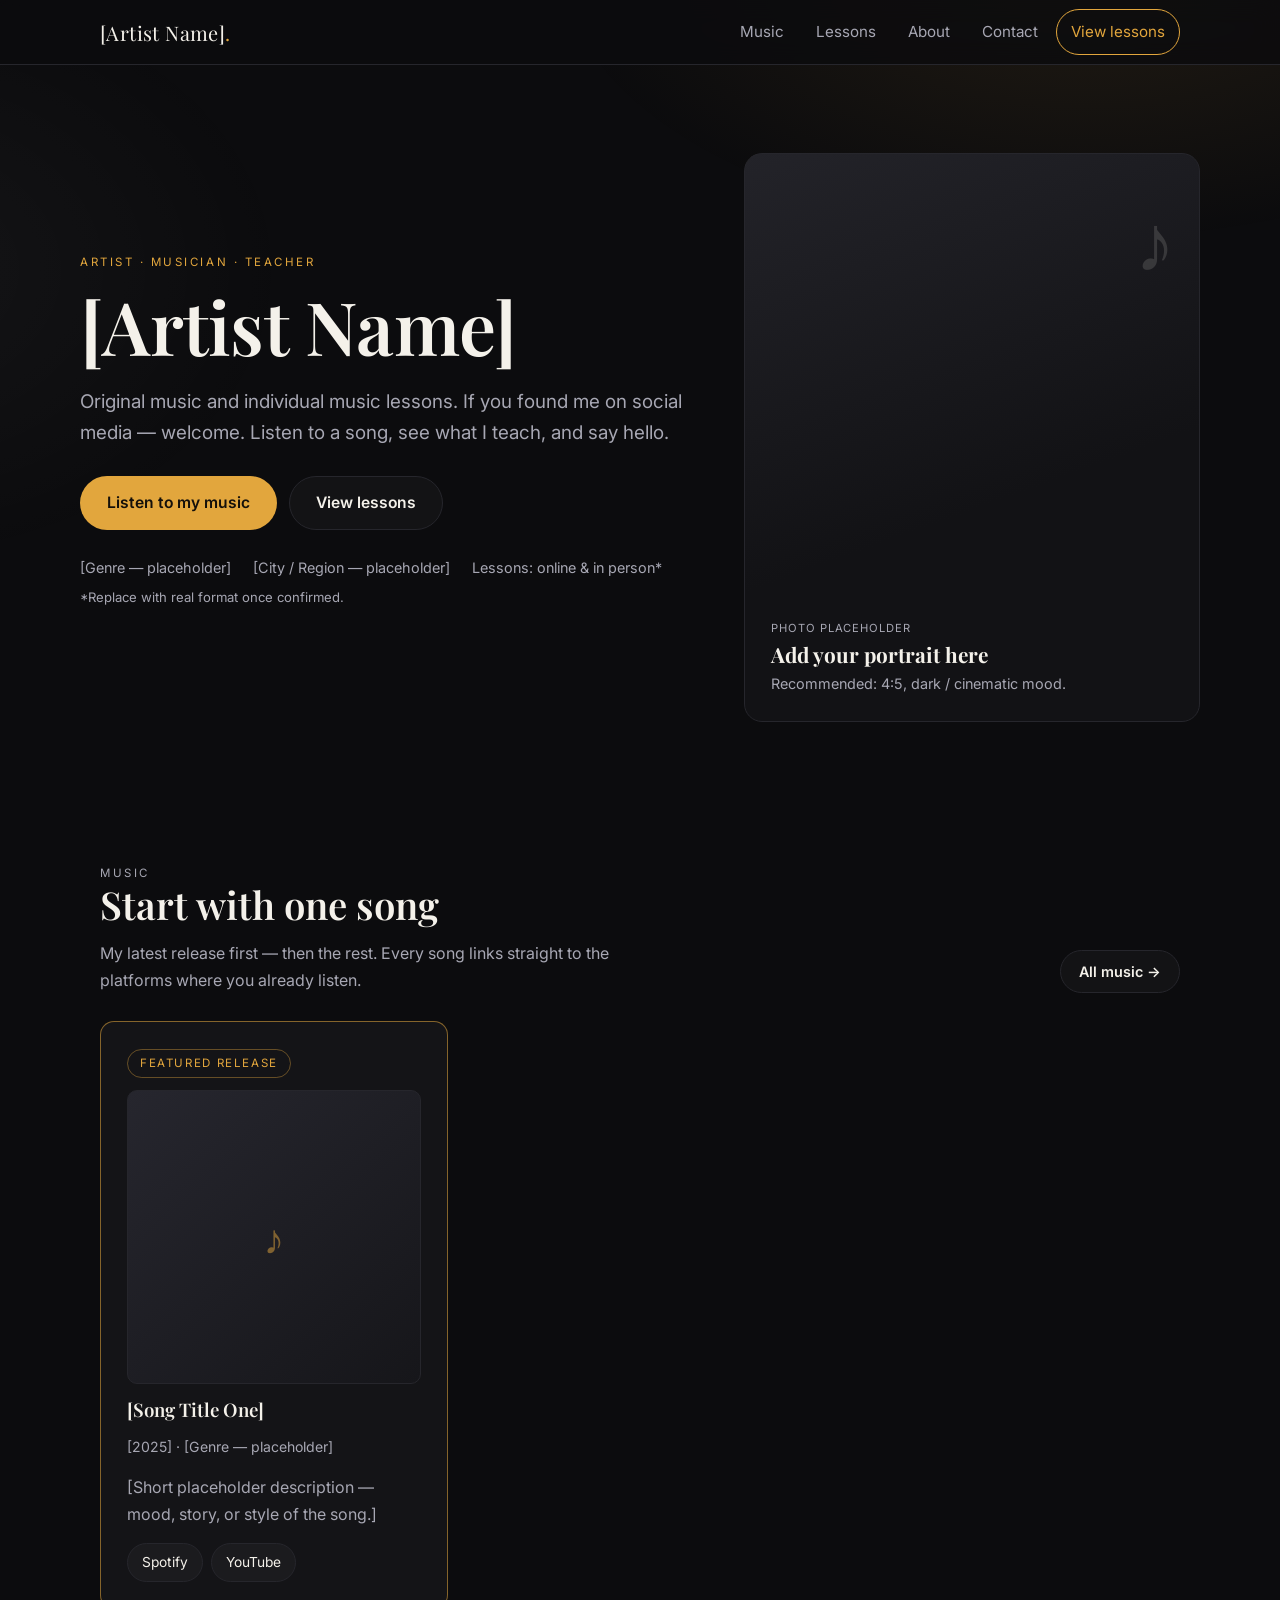
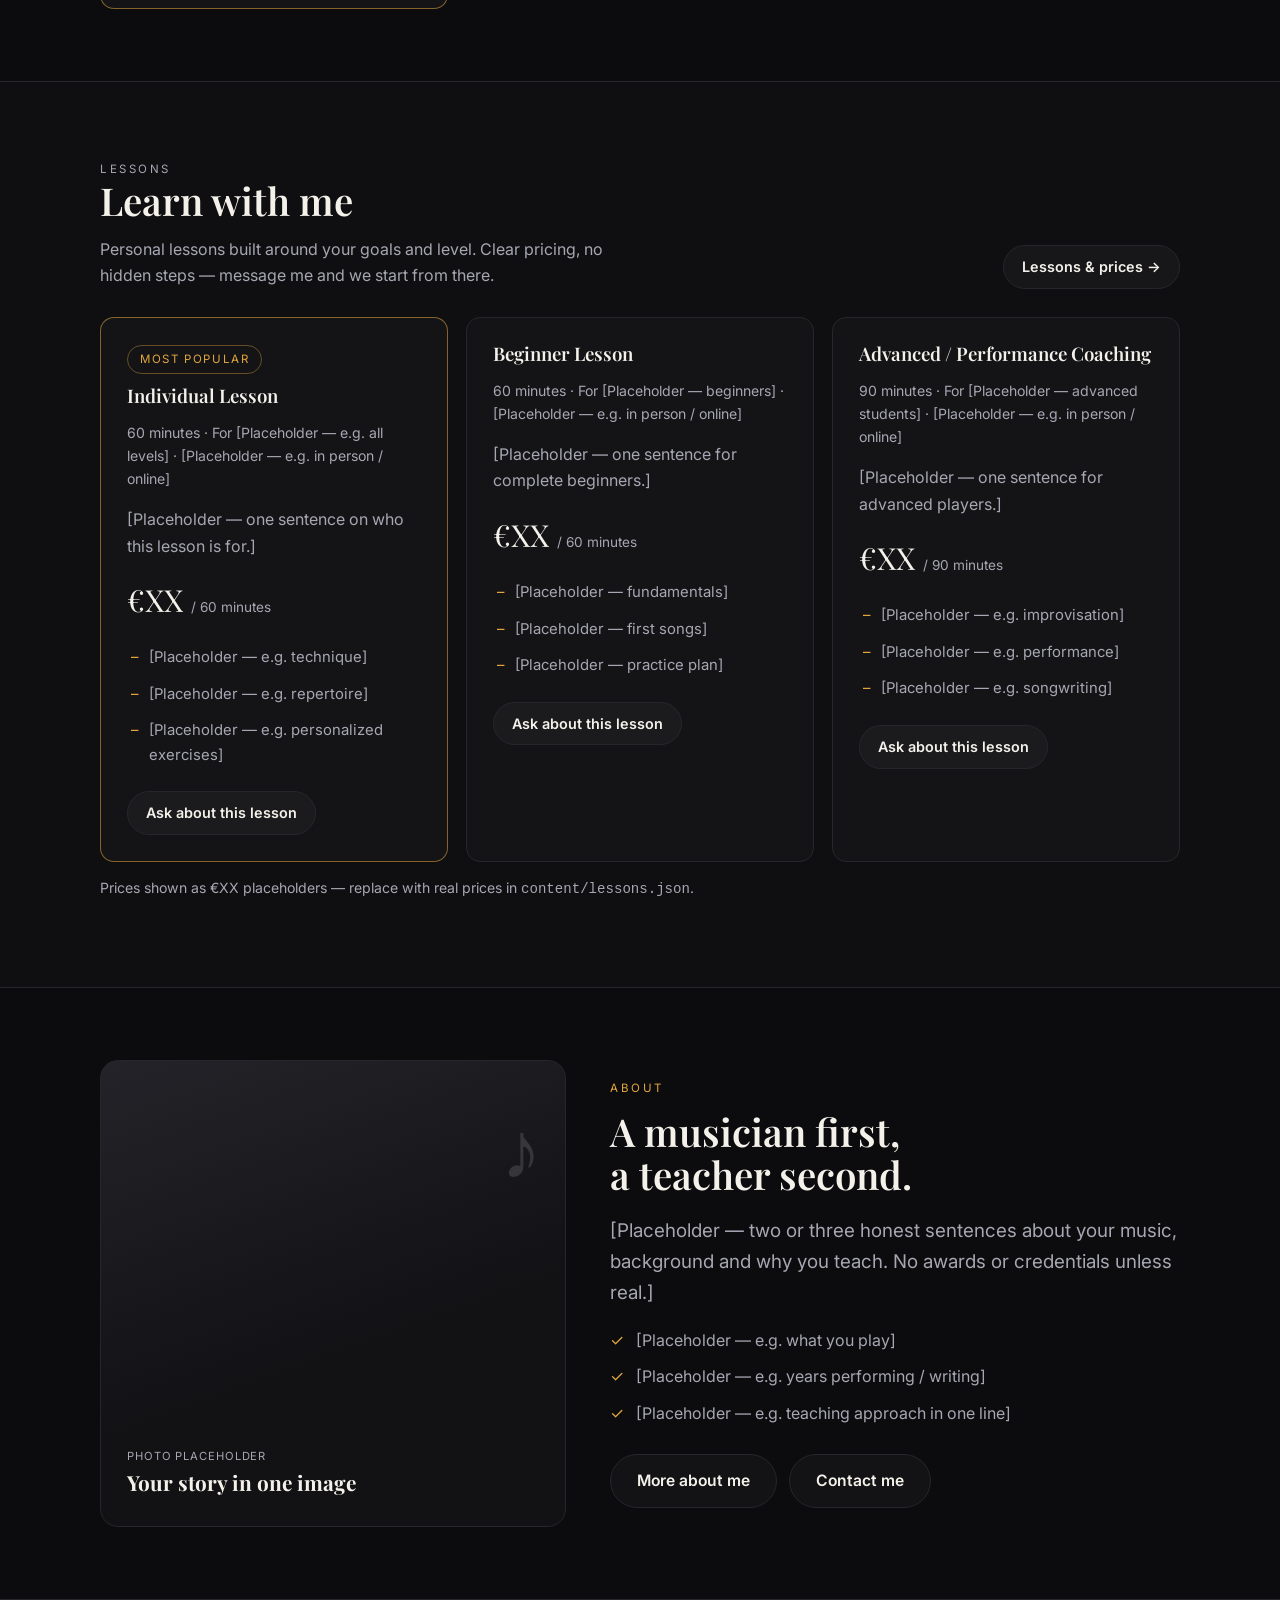
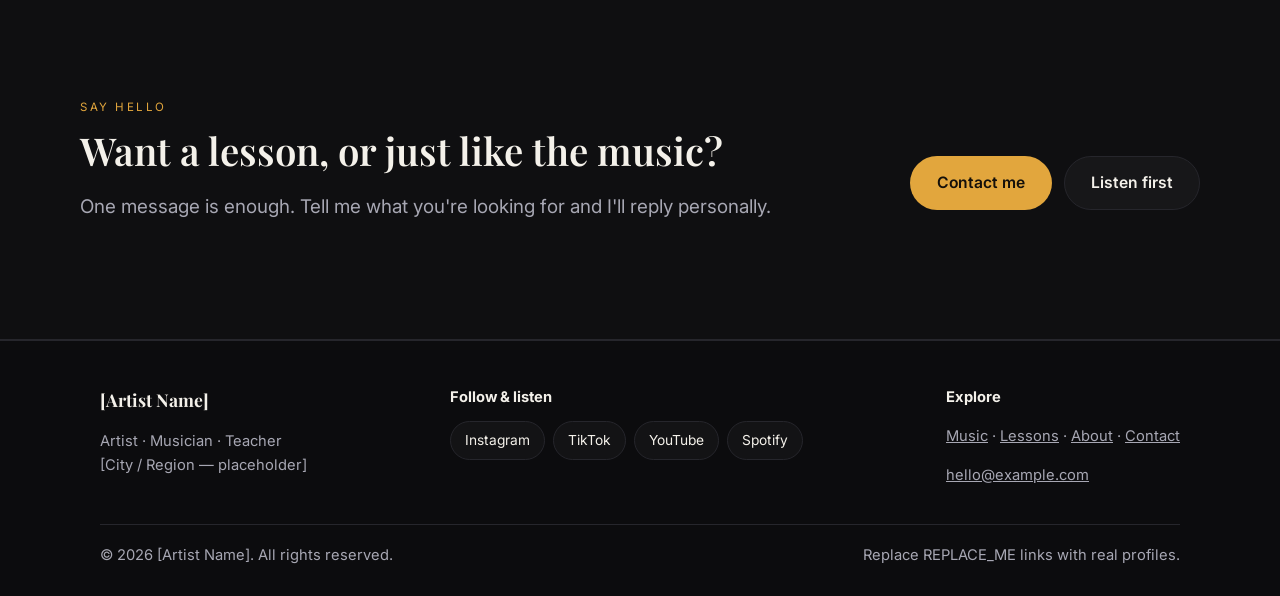
<file: index.html>
<!DOCTYPE html>
<html lang="en">
<head>
  <meta charset="UTF-8">
  <meta name="viewport" content="width=device-width, initial-scale=1.0">
  <title>[Artist Name] — Artist, Musician &amp; Teacher</title>
  <meta name="description" content="[Artist Name]: original music and individual music lessons. Listen to songs, view lessons and prices, and get in touch.">
  <link rel="canonical" href="https://example.com/">
  <meta property="og:type" content="website">
  <meta property="og:title" content="[Artist Name] — Artist, Musician &amp; Teacher">
  <meta property="og:description" content="Original music and individual music lessons. Listen, learn, get in touch.">
  <meta property="og:url" content="https://example.com/">
  <meta name="twitter:card" content="summary_large_image">
  <link rel="icon" type="image/svg+xml" href="favicon.svg">
  <link rel="preconnect" href="https://fonts.googleapis.com">
  <link rel="preconnect" href="https://fonts.gstatic.com" crossorigin>
  <link href="https://fonts.googleapis.com/css2?family=Playfair+Display:wght@500;600;700&family=Inter:wght@400;500;600&display=swap" rel="stylesheet">
  <link rel="stylesheet" href="css/style.css">
</head>
<body>
  <a class="skip" href="#main">Skip to content</a>
  <header class="site-header">
    <div class="wrap nav">
      <a class="brand" href="index.html" aria-label="[Artist Name] — home">[Artist Name]<span>.</span></a>
      <button class="menu-btn" data-menu-btn aria-expanded="false" aria-label="Open menu">☰</button>
      <nav class="nav-links" data-nav-links aria-label="Main navigation">
        <a href="music.html">Music</a>
        <a href="lessons.html">Lessons</a>
        <a href="about.html">About</a>
        <a href="contact.html">Contact</a>
        <a href="lessons.html" class="nav-cta">View lessons</a>
      </nav>
    </div>
  </header>

  <main id="main">
    <!-- HERO -->
    <div class="wrap hero">
      <div>
        <p class="eyebrow">Artist · Musician · Teacher</p>
        <h1>[Artist Name]</h1>
        <p class="lede">Original music and individual music lessons. If you found me on social media — welcome. Listen to a song, see what I teach, and say hello.</p>
        <div class="hero-actions">
          <a class="btn btn-primary" href="music.html">Listen to my music</a>
          <a class="btn btn-ghost" href="lessons.html">View lessons</a>
        </div>
        <div class="hero-meta">
          <span>[Genre — placeholder]</span>
          <span>[City / Region — placeholder]</span>
          <span>Lessons: online &amp; in person*</span>
        </div>
        <p style="color:var(--muted);font-size:.82rem;margin-top:8px">*Replace with real format once confirmed.</p>
      </div>
      <div class="portrait" role="img" aria-label="Artist photo placeholder — replace with a real portrait">
        <small>Photo placeholder</small>
        <strong>Add your portrait here</strong>
        <span style="color:var(--muted);font-size:.9rem">Recommended: 4:5, dark / cinematic mood.</span>
      </div>
    </div>

    <!-- MUSIC HIGHLIGHT -->
    <section aria-labelledby="music-h">
      <div class="wrap">
        <div class="section-head reveal">
          <div>
            <p class="eyebrow">Music</p>
            <h2 id="music-h">Start with one song</h2>
            <p>My latest release first — then the rest. Every song links straight to the platforms where you already listen.</p>
          </div>
          <a class="btn btn-ghost btn-small" href="music.html">All music →</a>
        </div>
        <div class="grid-3" data-songs data-featured-only data-limit="3">
          <!-- Static SEO fallback (mirrors content/songs.json; JS re-renders when JSON loads) -->
          <article class="card featured">
            <span class="tag">Featured release</span>
            <div class="song-art" role="img" aria-label="Artwork placeholder">♪</div>
            <h3>[Song Title One]</h3>
            <p class="song-meta">[2025] · [Genre — placeholder]</p>
            <p style="color:var(--muted)">[Short placeholder description of the song.]</p>
            <div class="listen-row">
              <a class="pill" href="https://open.spotify.com/REPLACE_ME" target="_blank" rel="noopener">Spotify</a>
              <a class="pill" href="https://youtube.com/REPLACE_ME" target="_blank" rel="noopener">YouTube</a>
            </div>
          </article>
        </div>
      </div>
    </section>

    <!-- LESSONS HIGHLIGHT -->
    <section class="strip" aria-labelledby="lessons-h">
      <div class="wrap">
        <div class="section-head reveal">
          <div>
            <p class="eyebrow">Lessons</p>
            <h2 id="lessons-h">Learn with me</h2>
            <p>Personal lessons built around your goals and level. Clear pricing, no hidden steps — message me and we start from there.</p>
          </div>
          <a class="btn btn-ghost btn-small" href="lessons.html">Lessons &amp; prices →</a>
        </div>
        <div class="grid-3" data-lessons>
          <article class="card featured">
            <span class="tag">Most popular</span>
            <h3>Individual Lesson</h3>
            <p class="song-meta">60 minutes · [audience] · [format]</p>
            <p style="color:var(--muted)">[Placeholder — one sentence on who this lesson is for.]</p>
            <p class="price">€XX <small>/ 60 min</small></p>
            <a class="btn btn-ghost btn-small" style="margin-top:18px" href="contact.html?topic=lesson">Ask about a lesson</a>
          </article>
        </div>
        <p style="color:var(--muted);font-size:.88rem;margin-top:14px">Prices shown as €XX placeholders — replace with real prices in <code>content/lessons.json</code>.</p>
      </div>
    </section>

    <!-- ABOUT TEASER -->
    <section aria-labelledby="about-h">
      <div class="wrap split">
        <div class="portrait reveal" style="aspect-ratio:1/1" role="img" aria-label="Artist photo placeholder">
          <small>Photo placeholder</small>
          <strong>Your story in one image</strong>
        </div>
        <div class="reveal">
          <p class="eyebrow">About</p>
          <h2 id="about-h">A musician first, a teacher second.</h2>
          <p class="lede">[Placeholder — two or three honest sentences about your music, background and why you teach. No awards or credentials unless real.]</p>
          <ul class="checklist">
            <li>[Placeholder — e.g. what you play]</li>
            <li>[Placeholder — e.g. years performing / writing]</li>
            <li>[Placeholder — e.g. teaching approach in one line]</li>
          </ul>
          <div class="hero-actions">
            <a class="btn btn-ghost" href="about.html">More about me</a>
            <a class="btn btn-ghost" href="contact.html">Contact me</a>
          </div>
        </div>
      </div>
    </section>

    <!-- CONTACT CTA -->
    <section class="strip" aria-labelledby="cta-h">
      <div class="wrap strip-inner reveal">
        <div>
          <p class="eyebrow">Say hello</p>
          <h2 id="cta-h">Want a lesson, or just like the music?</h2>
          <p class="lede">One message is enough. Tell me what you're looking for and I'll reply personally.</p>
        </div>
        <div class="hero-actions">
          <a class="btn btn-primary" href="contact.html">Contact me</a>
          <a class="btn btn-ghost" href="music.html">Listen first</a>
        </div>
      </div>
    </section>
  </main>

  <footer>
    <div class="wrap">
      <div class="foot-grid">
        <div>
          <strong style="font-family:var(--serif);font-size:1.1rem;color:var(--text)">[Artist Name]</strong>
          <p>Artist · Musician · Teacher<br>[City / Region — placeholder]</p>
        </div>
        <div>
          <strong style="color:var(--text)">Follow &amp; listen</strong>
          <div class="socials" data-socials>
            <a class="pill" href="https://instagram.com/REPLACE_ME" target="_blank" rel="noopener">Instagram</a>
            <a class="pill" href="https://tiktok.com/@REPLACE_ME" target="_blank" rel="noopener">TikTok</a>
            <a class="pill" href="https://youtube.com/@REPLACE_ME" target="_blank" rel="noopener">YouTube</a>
            <a class="pill" href="https://open.spotify.com/REPLACE_ME" target="_blank" rel="noopener">Spotify</a>
          </div>
        </div>
        <div>
          <strong style="color:var(--text)">Explore</strong>
          <p><a href="music.html">Music</a> · <a href="lessons.html">Lessons</a> · <a href="about.html">About</a> · <a href="contact.html">Contact</a></p>
          <p><a href="mailto:hello@example.com">hello@example.com</a></p>
        </div>
      </div>
      <div class="foot-bottom">
        <span>© <span data-year>2026</span> [Artist Name]. All rights reserved.</span>
        <span>Replace REPLACE_ME links with real profiles.</span>
      </div>
    </div>
  </footer>
  <script src="js/site.js" defer></script>
</body>
</html>
</file>
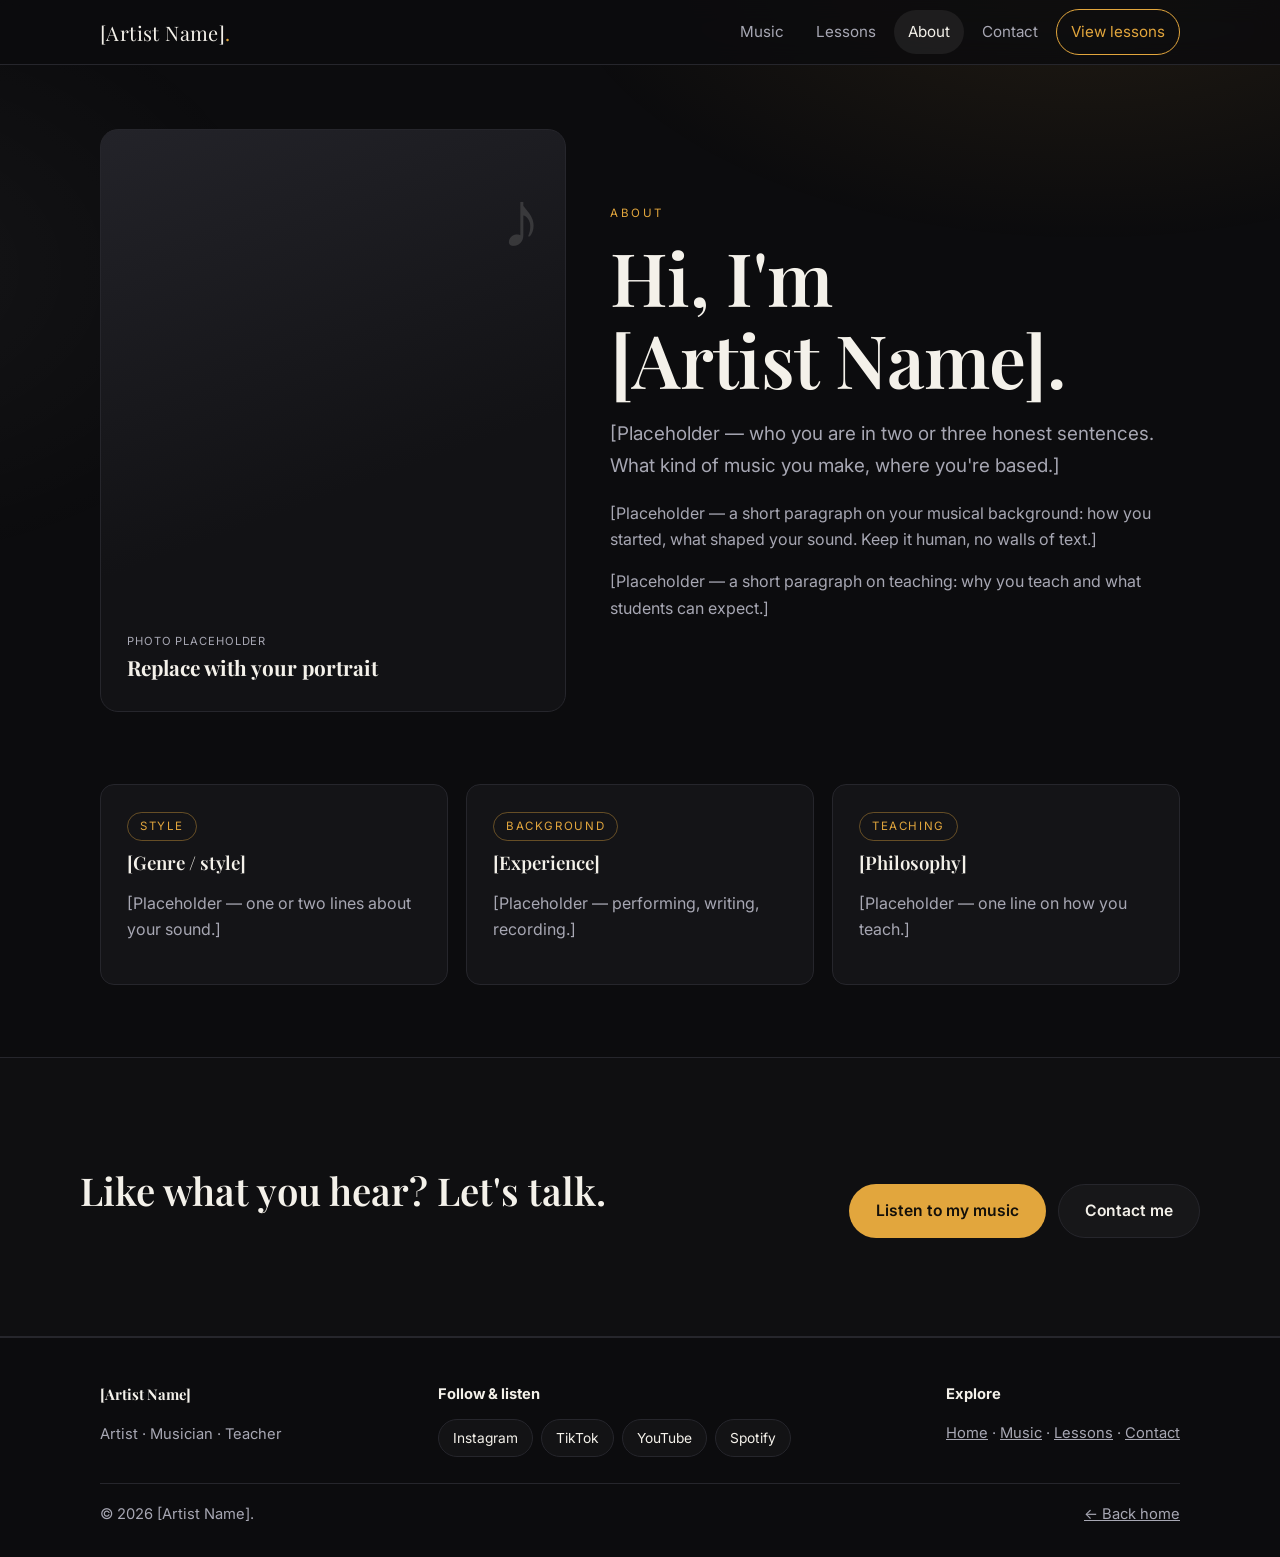
<file: about.html>
<!DOCTYPE html>
<html lang="en">
<head>
  <meta charset="UTF-8">
  <meta name="viewport" content="width=device-width, initial-scale=1.0">
  <title>About — [Artist Name]</title>
  <meta name="description" content="About [Artist Name]: music, background, style and teaching philosophy.">
  <link rel="canonical" href="https://example.com/about.html">
  <meta property="og:type" content="website">
  <meta property="og:title" content="About — [Artist Name]">
  <link rel="icon" type="image/svg+xml" href="favicon.svg">
  <link href="https://fonts.googleapis.com/css2?family=Playfair+Display:wght@500;600;700&family=Inter:wght@400;500;600&display=swap" rel="stylesheet">
  <link rel="stylesheet" href="css/style.css">
</head>
<body>
  <a class="skip" href="#main">Skip to content</a>
  <header class="site-header">
    <div class="wrap nav">
      <a class="brand" href="index.html">[Artist Name]<span>.</span></a>
      <button class="menu-btn" data-menu-btn aria-expanded="false" aria-label="Open menu">☰</button>
      <nav class="nav-links" data-nav-links aria-label="Main navigation">
        <a href="music.html">Music</a>
        <a href="lessons.html">Lessons</a>
        <a href="about.html" aria-current="page">About</a>
        <a href="contact.html">Contact</a>
        <a href="lessons.html" class="nav-cta">View lessons</a>
      </nav>
    </div>
  </header>
  <main id="main">
    <div class="wrap split" style="padding-top:64px">
      <div class="portrait reveal" role="img" aria-label="Artist photo placeholder">
        <small>Photo placeholder</small>
        <strong>Replace with your portrait</strong>
      </div>
      <div class="reveal">
        <p class="eyebrow">About</p>
        <h1>Hi, I'm [Artist Name].</h1>
        <p class="lede">[Placeholder — who you are in two or three honest sentences. What kind of music you make, where you're based.]</p>
        <p style="color:var(--muted)">[Placeholder — a short paragraph on your musical background: how you started, what shaped your sound. Keep it human, no walls of text.]</p>
        <p style="color:var(--muted)">[Placeholder — a short paragraph on teaching: why you teach and what students can expect.]</p>
      </div>
    </div>
    <section aria-labelledby="facts-h">
      <div class="wrap grid-3">
        <div class="card reveal"><span class="tag">Style</span><h3 id="facts-h">[Genre / style]</h3><p style="color:var(--muted)">[Placeholder — one or two lines about your sound.]</p></div>
        <div class="card reveal"><span class="tag">Background</span><h3>[Experience]</h3><p style="color:var(--muted)">[Placeholder — performing, writing, recording.]</p></div>
        <div class="card reveal"><span class="tag">Teaching</span><h3>[Philosophy]</h3><p style="color:var(--muted)">[Placeholder — one line on how you teach.]</p></div>
      </div>
    </section>
    <section class="strip" aria-labelledby="cta-h">
      <div class="wrap strip-inner reveal">
        <h2 id="cta-h">Like what you hear? Let's talk.</h2>
        <div class="hero-actions">
          <a class="btn btn-primary" href="music.html">Listen to my music</a>
          <a class="btn btn-ghost" href="contact.html">Contact me</a>
        </div>
      </div>
    </section>
  </main>
  <footer>
    <div class="wrap">
      <div class="foot-grid">
        <div><strong style="font-family:var(--serif);color:var(--text)">[Artist Name]</strong><p>Artist · Musician · Teacher</p></div>
        <div><strong style="color:var(--text)">Follow &amp; listen</strong><div class="socials" data-socials>
          <a class="pill" href="https://instagram.com/REPLACE_ME" target="_blank" rel="noopener">Instagram</a>
          <a class="pill" href="https://youtube.com/@REPLACE_ME" target="_blank" rel="noopener">YouTube</a>
        </div></div>
        <div><strong style="color:var(--text)">Explore</strong><p><a href="index.html">Home</a> · <a href="music.html">Music</a> · <a href="lessons.html">Lessons</a> · <a href="contact.html">Contact</a></p></div>
      </div>
      <div class="foot-bottom"><span>© <span data-year>2026</span> [Artist Name].</span><span><a href="index.html">← Back home</a></span></div>
    </div>
  </footer>
  <script src="js/site.js" defer></script>
</body>
</html>
</file>
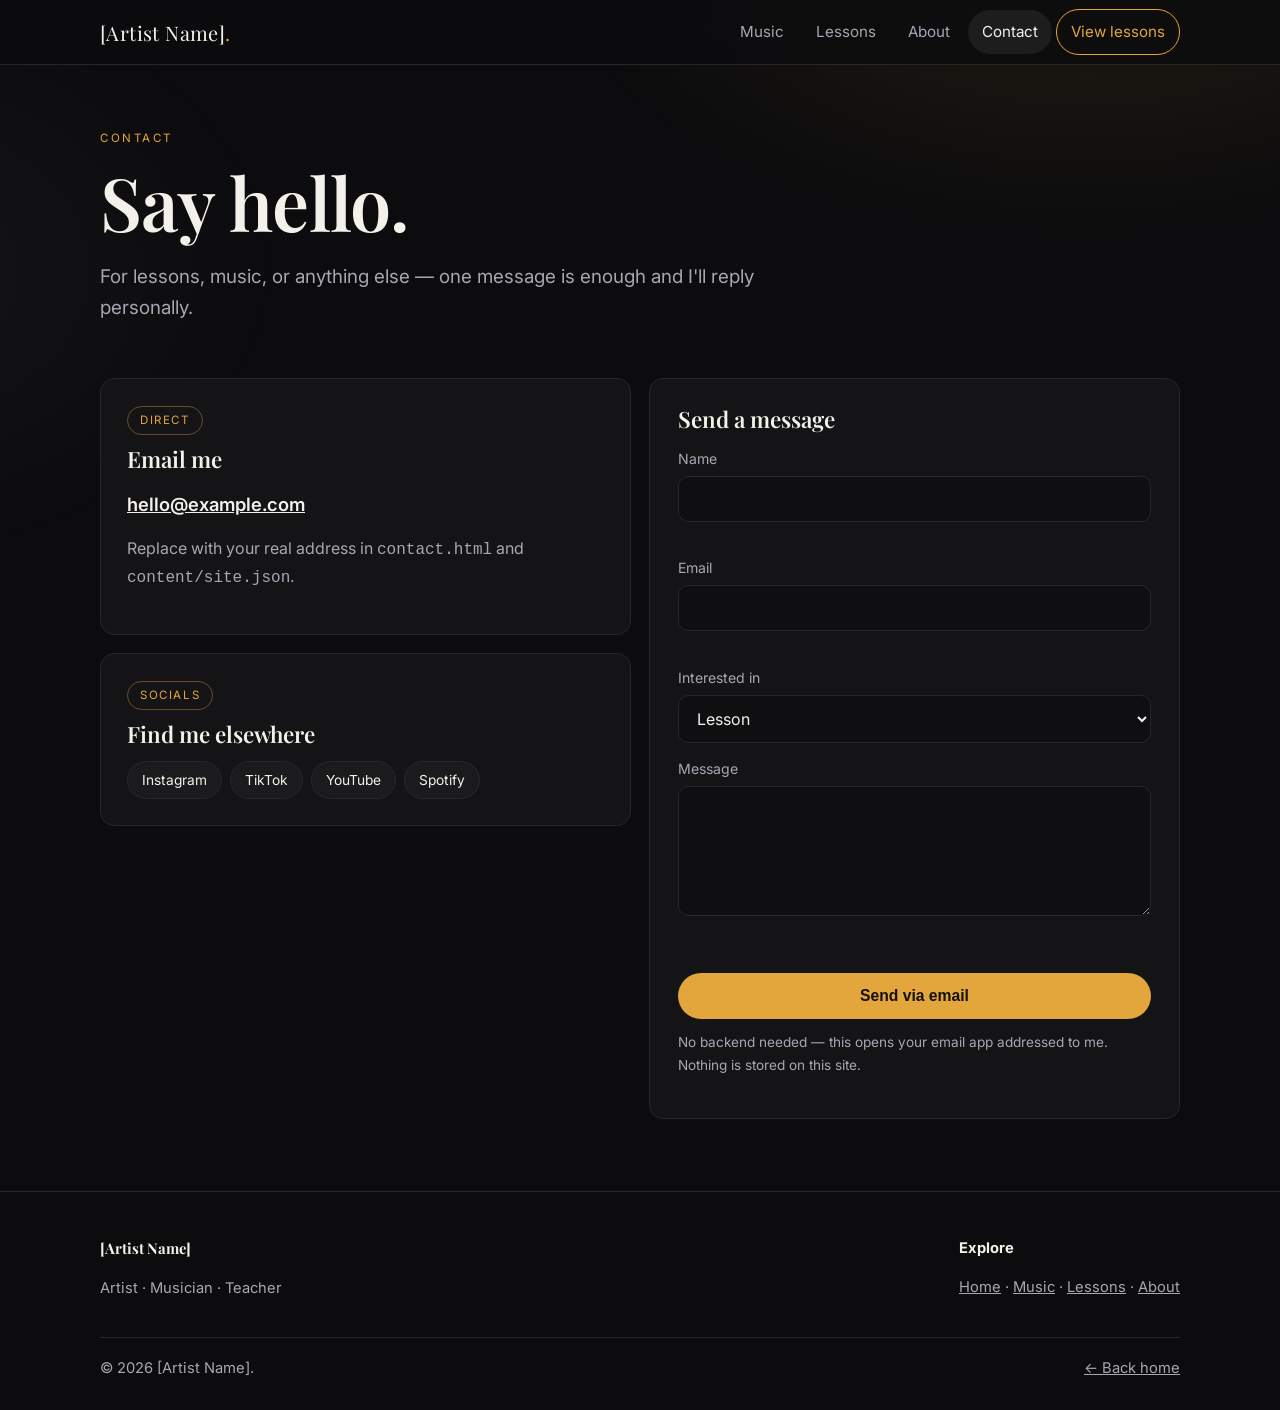
<file: contact.html>
<!DOCTYPE html>
<html lang="en">
<head>
  <meta charset="UTF-8">
  <meta name="viewport" content="width=device-width, initial-scale=1.0">
  <title>Contact — [Artist Name]</title>
  <meta name="description" content="Contact [Artist Name] about lessons, music or anything else. Email, socials and a simple form.">
  <link rel="canonical" href="https://example.com/contact.html">
  <meta property="og:type" content="website">
  <meta property="og:title" content="Contact — [Artist Name]">
  <link rel="icon" type="image/svg+xml" href="favicon.svg">
  <link href="https://fonts.googleapis.com/css2?family=Playfair+Display:wght@500;600;700&family=Inter:wght@400;500;600&display=swap" rel="stylesheet">
  <link rel="stylesheet" href="css/style.css">
</head>
<body>
  <a class="skip" href="#main">Skip to content</a>
  <header class="site-header">
    <div class="wrap nav">
      <a class="brand" href="index.html">[Artist Name]<span>.</span></a>
      <button class="menu-btn" data-menu-btn aria-expanded="false" aria-label="Open menu">☰</button>
      <nav class="nav-links" data-nav-links aria-label="Main navigation">
        <a href="music.html">Music</a>
        <a href="lessons.html">Lessons</a>
        <a href="about.html">About</a>
        <a href="contact.html" aria-current="page">Contact</a>
        <a href="lessons.html" class="nav-cta">View lessons</a>
      </nav>
    </div>
  </header>
  <main id="main">
    <div class="wrap" style="padding-top:64px">
      <p class="eyebrow">Contact</p>
      <h1>Say hello.</h1>
      <p class="lede">For lessons, music, or anything else — one message is enough and I'll reply personally.</p>
    </div>
    <section style="padding-top:36px">
      <div class="wrap grid-2">
        <div class="reveal">
          <div class="card">
            <span class="tag">Direct</span>
            <h2 style="font-size:1.4rem">Email me</h2>
            <p><a href="mailto:hello@example.com" style="font-size:1.15rem;font-weight:600">hello@example.com</a></p>
            <p style="color:var(--muted)">Replace with your real address in <code>contact.html</code> and <code>content/site.json</code>.</p>
          </div>
          <div class="card" style="margin-top:18px">
            <span class="tag">Socials</span>
            <h2 style="font-size:1.4rem">Find me elsewhere</h2>
            <div class="socials" data-socials>
              <a class="pill" href="https://instagram.com/REPLACE_ME" target="_blank" rel="noopener">Instagram</a>
              <a class="pill" href="https://tiktok.com/@REPLACE_ME" target="_blank" rel="noopener">TikTok</a>
              <a class="pill" href="https://youtube.com/@REPLACE_ME" target="_blank" rel="noopener">YouTube</a>
              <a class="pill" href="https://open.spotify.com/REPLACE_ME" target="_blank" rel="noopener">Spotify</a>
            </div>
          </div>
        </div>
        <form class="form reveal" data-contact-form data-email="hello@example.com" novalidate aria-label="Contact form">
          <h2 style="font-size:1.4rem">Send a message</h2>
          <label for="name">Name</label>
          <input id="name" name="name" type="text" autocomplete="name" required>
          <p class="field-error" data-error-for="name" aria-live="polite"></p>
          <label for="email">Email</label>
          <input id="email" name="email" type="email" autocomplete="email" required>
          <p class="field-error" data-error-for="email" aria-live="polite"></p>
          <label for="interest">Interested in</label>
          <select id="interest" name="interest">
            <option>Lesson</option>
            <option>Music</option>
            <option>Other</option>
          </select>
          <label for="message">Message</label>
          <textarea id="message" name="message" required></textarea>
          <p class="field-error" data-error-for="message" aria-live="polite"></p>
          <button class="btn btn-primary" type="submit" style="margin-top:16px;width:100%">Send via email</button>
          <p class="form-note" data-form-status>No backend needed — this opens your email app addressed to me. Nothing is stored on this site.</p>
        </form>
      </div>
    </section>
  </main>
  <footer>
    <div class="wrap">
      <div class="foot-grid">
        <div><strong style="font-family:var(--serif);color:var(--text)">[Artist Name]</strong><p>Artist · Musician · Teacher</p></div>
        <div><strong style="color:var(--text)">Explore</strong><p><a href="index.html">Home</a> · <a href="music.html">Music</a> · <a href="lessons.html">Lessons</a> · <a href="about.html">About</a></p></div>
      </div>
      <div class="foot-bottom"><span>© <span data-year>2026</span> [Artist Name].</span><span><a href="index.html">← Back home</a></span></div>
    </div>
  </footer>
  <script src="js/site.js" defer></script>
</body>
</html>
</file>
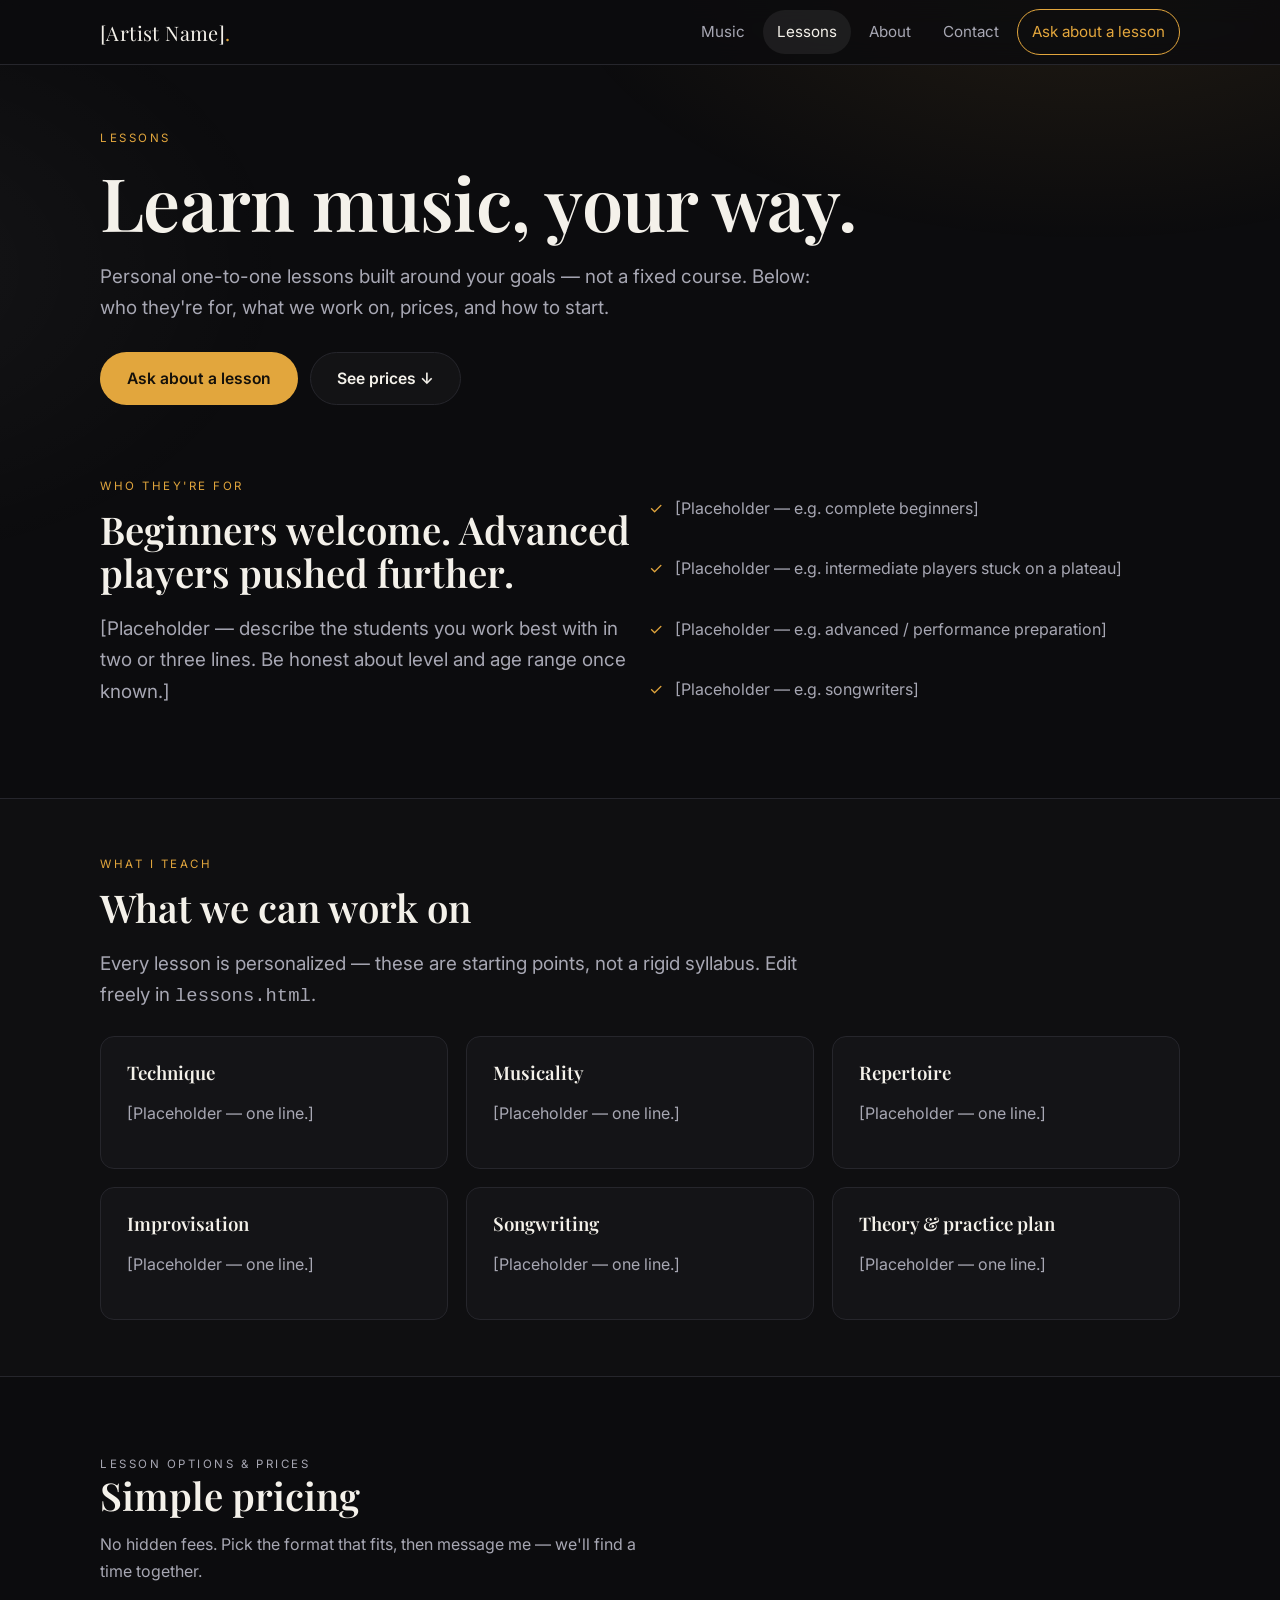
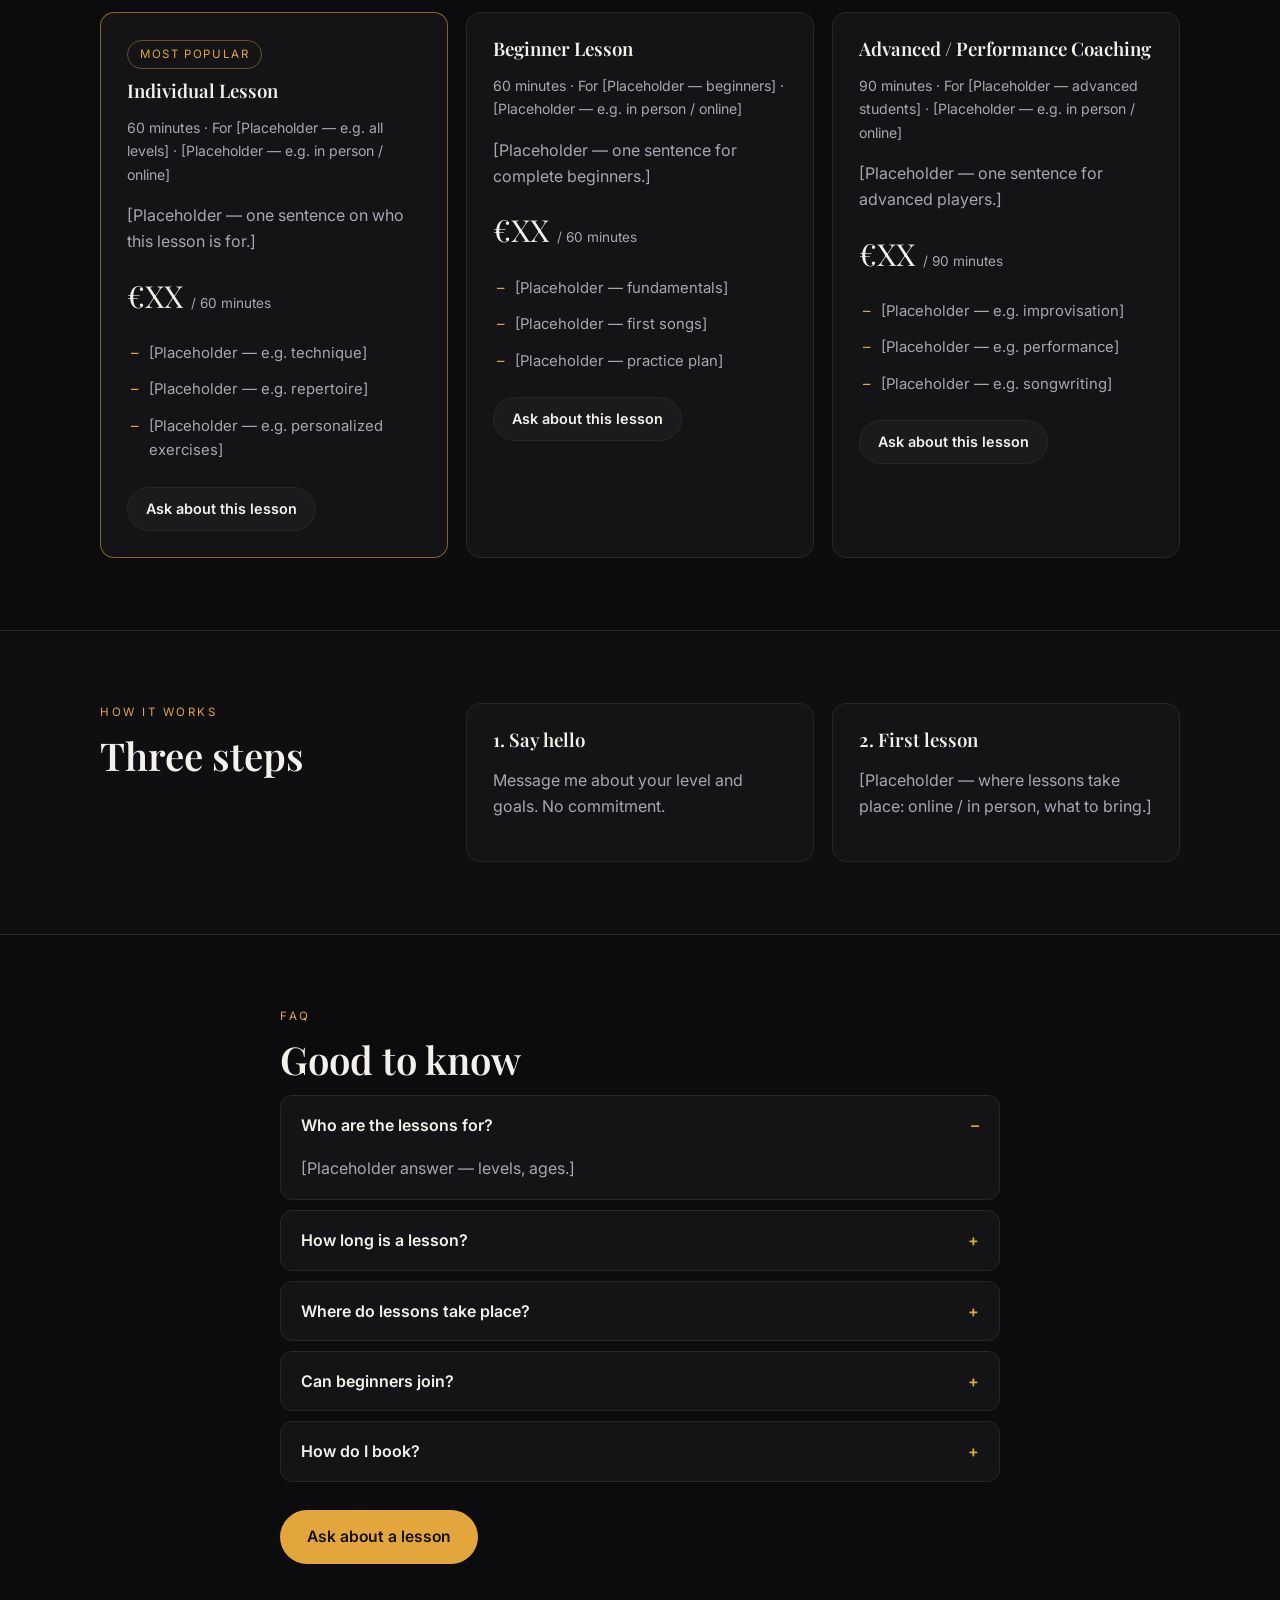
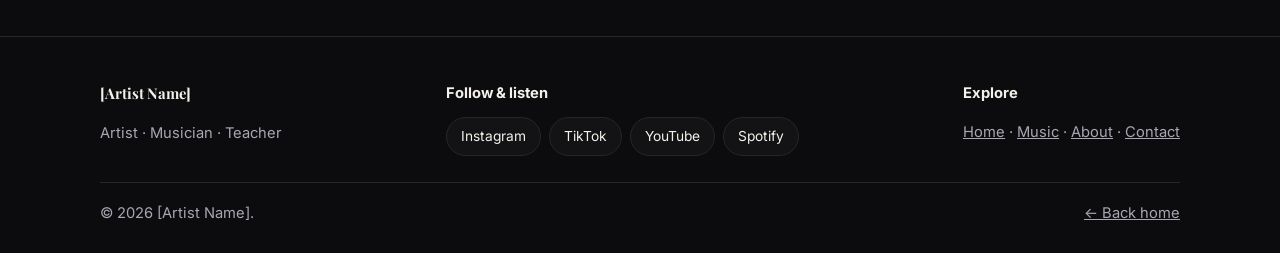
<file: lessons.html>
<!DOCTYPE html>
<html lang="en">
<head>
  <meta charset="UTF-8">
  <meta name="viewport" content="width=device-width, initial-scale=1.0">
  <title>Lessons &amp; Prices — [Artist Name]</title>
  <meta name="description" content="Individual music lessons with [Artist Name]: formats, prices, what's included, FAQ and how to start.">
  <link rel="canonical" href="https://example.com/lessons.html">
  <meta property="og:type" content="website">
  <meta property="og:title" content="Lessons &amp; Prices — [Artist Name]">
  <meta property="og:description" content="What I teach, who lessons are for, prices and how to start.">
  <link rel="icon" type="image/svg+xml" href="favicon.svg">
  <link href="https://fonts.googleapis.com/css2?family=Playfair+Display:wght@500;600;700&family=Inter:wght@400;500;600&display=swap" rel="stylesheet">
  <link rel="stylesheet" href="css/style.css">
</head>
<body>
  <a class="skip" href="#main">Skip to content</a>
  <header class="site-header">
    <div class="wrap nav">
      <a class="brand" href="index.html">[Artist Name]<span>.</span></a>
      <button class="menu-btn" data-menu-btn aria-expanded="false" aria-label="Open menu">☰</button>
      <nav class="nav-links" data-nav-links aria-label="Main navigation">
        <a href="music.html">Music</a>
        <a href="lessons.html" aria-current="page">Lessons</a>
        <a href="about.html">About</a>
        <a href="contact.html">Contact</a>
        <a href="contact.html?topic=lesson" class="nav-cta">Ask about a lesson</a>
      </nav>
    </div>
  </header>
  <main id="main">
    <div class="wrap" style="padding-top:64px">
      <p class="eyebrow">Lessons</p>
      <h1>Learn music, your way.</h1>
      <p class="lede">Personal one-to-one lessons built around your goals — not a fixed course. Below: who they're for, what we work on, prices, and how to start.</p>
      <div class="hero-actions">
        <a class="btn btn-primary" href="contact.html?topic=lesson">Ask about a lesson</a>
        <a class="btn btn-ghost" href="#prices">See prices ↓</a>
      </div>
    </div>

    <section aria-labelledby="who-h">
      <div class="wrap grid-2">
        <div class="reveal">
          <p class="eyebrow">Who they're for</p>
          <h2 id="who-h">Beginners welcome. Advanced players pushed further.</h2>
          <p class="lede">[Placeholder — describe the students you work best with in two or three lines. Be honest about level and age range once known.]</p>
        </div>
        <ul class="checklist reveal">
          <li>[Placeholder — e.g. complete beginners]</li>
          <li>[Placeholder — e.g. intermediate players stuck on a plateau]</li>
          <li>[Placeholder — e.g. advanced / performance preparation]</li>
          <li>[Placeholder — e.g. songwriters]</li>
        </ul>
      </div>
    </section>

    <section class="strip" aria-labelledby="teach-h" style="padding:56px 0">
      <div class="wrap">
        <p class="eyebrow">What I teach</p>
        <h2 id="teach-h">What we can work on</h2>
        <p class="lede">Every lesson is personalized — these are starting points, not a rigid syllabus. Edit freely in <code>lessons.html</code>.</p>
        <div class="grid-3" style="margin-top:24px">
          <div class="card reveal"><h3>Technique</h3><p style="color:var(--muted)">[Placeholder — one line.]</p></div>
          <div class="card reveal"><h3>Musicality</h3><p style="color:var(--muted)">[Placeholder — one line.]</p></div>
          <div class="card reveal"><h3>Repertoire</h3><p style="color:var(--muted)">[Placeholder — one line.]</p></div>
          <div class="card reveal"><h3>Improvisation</h3><p style="color:var(--muted)">[Placeholder — one line.]</p></div>
          <div class="card reveal"><h3>Songwriting</h3><p style="color:var(--muted)">[Placeholder — one line.]</p></div>
          <div class="card reveal"><h3>Theory &amp; practice plan</h3><p style="color:var(--muted)">[Placeholder — one line.]</p></div>
        </div>
      </div>
    </section>

    <section id="prices" aria-labelledby="prices-h">
      <div class="wrap">
        <div class="section-head reveal">
          <div>
            <p class="eyebrow">Lesson options &amp; prices</p>
            <h2 id="prices-h">Simple pricing</h2>
            <p>No hidden fees. Pick the format that fits, then message me — we'll find a time together.</p>
          </div>
        </div>
        <div class="grid-3" data-lessons>
          <article class="card featured">
            <span class="tag">Most popular</span>
            <h3>Individual Lesson</h3>
            <p class="song-meta">60 minutes · [audience] · [format]</p>
            <p class="price">€XX <small>/ 60 min</small></p>
            <a class="btn btn-ghost btn-small" style="margin-top:18px" href="contact.html?topic=lesson">Ask about a lesson</a>
          </article>
          <article class="card">
            <h3>Beginner Lesson</h3>
            <p class="song-meta">60 minutes · [audience] · [format]</p>
            <p class="price">€XX <small>/ 60 min</small></p>
            <a class="btn btn-ghost btn-small" style="margin-top:18px" href="contact.html?topic=lesson">Ask about a lesson</a>
          </article>
          <article class="card">
            <h3>Advanced / Performance Coaching</h3>
            <p class="song-meta">90 minutes · [audience] · [format]</p>
            <p class="price">€XX <small>/ 90 min</small></p>
            <a class="btn btn-ghost btn-small" style="margin-top:18px" href="contact.html?topic=lesson">Ask about a lesson</a>
          </article>
        </div>
      </div>
    </section>

    <section class="strip" aria-labelledby="how-h">
      <div class="wrap grid-3">
        <div class="reveal"><p class="eyebrow">How it works</p><h2 id="how-h">Three steps</h2></div>
        <div class="card reveal"><h3>1. Say hello</h3><p style="color:var(--muted)">Message me about your level and goals. No commitment.</p></div>
        <div class="card reveal"><h3>2. First lesson</h3><p style="color:var(--muted)">[Placeholder — where lessons take place: online / in person, what to bring.]</p></div>
      </div>
    </section>

    <section aria-labelledby="faq-h">
      <div class="wrap" style="max-width:760px">
        <p class="eyebrow">FAQ</p>
        <h2 id="faq-h">Good to know</h2>
        <details class="faq reveal" open><summary>Who are the lessons for?</summary><div>[Placeholder answer — levels, ages.]</div></details>
        <details class="faq reveal"><summary>How long is a lesson?</summary><div>[Placeholder — 60 or 90 minutes depending on format.]</div></details>
        <details class="faq reveal"><summary>Where do lessons take place?</summary><div>[Placeholder — online / in person / studio.]</div></details>
        <details class="faq reveal"><summary>Can beginners join?</summary><div>[Placeholder answer.]</div></details>
        <details class="faq reveal"><summary>How do I book?</summary><div>Just <a href="contact.html?topic=lesson">send me a message</a> — we'll agree on a time personally. No booking system, no prepayment maze.</div></details>
        <div class="hero-actions" style="margin-top:28px">
          <a class="btn btn-primary" href="contact.html?topic=lesson">Ask about a lesson</a>
        </div>
      </div>
    </section>
  </main>
  <footer>
    <div class="wrap">
      <div class="foot-grid">
        <div><strong style="font-family:var(--serif);color:var(--text)">[Artist Name]</strong><p>Artist · Musician · Teacher</p></div>
        <div><strong style="color:var(--text)">Follow &amp; listen</strong><div class="socials" data-socials>
          <a class="pill" href="https://instagram.com/REPLACE_ME" target="_blank" rel="noopener">Instagram</a>
          <a class="pill" href="https://youtube.com/@REPLACE_ME" target="_blank" rel="noopener">YouTube</a>
        </div></div>
        <div><strong style="color:var(--text)">Explore</strong><p><a href="index.html">Home</a> · <a href="music.html">Music</a> · <a href="about.html">About</a> · <a href="contact.html">Contact</a></p></div>
      </div>
      <div class="foot-bottom"><span>© <span data-year>2026</span> [Artist Name].</span><span><a href="index.html">← Back home</a></span></div>
    </div>
  </footer>
  <script src="js/site.js" defer></script>
</body>
</html>
</file>
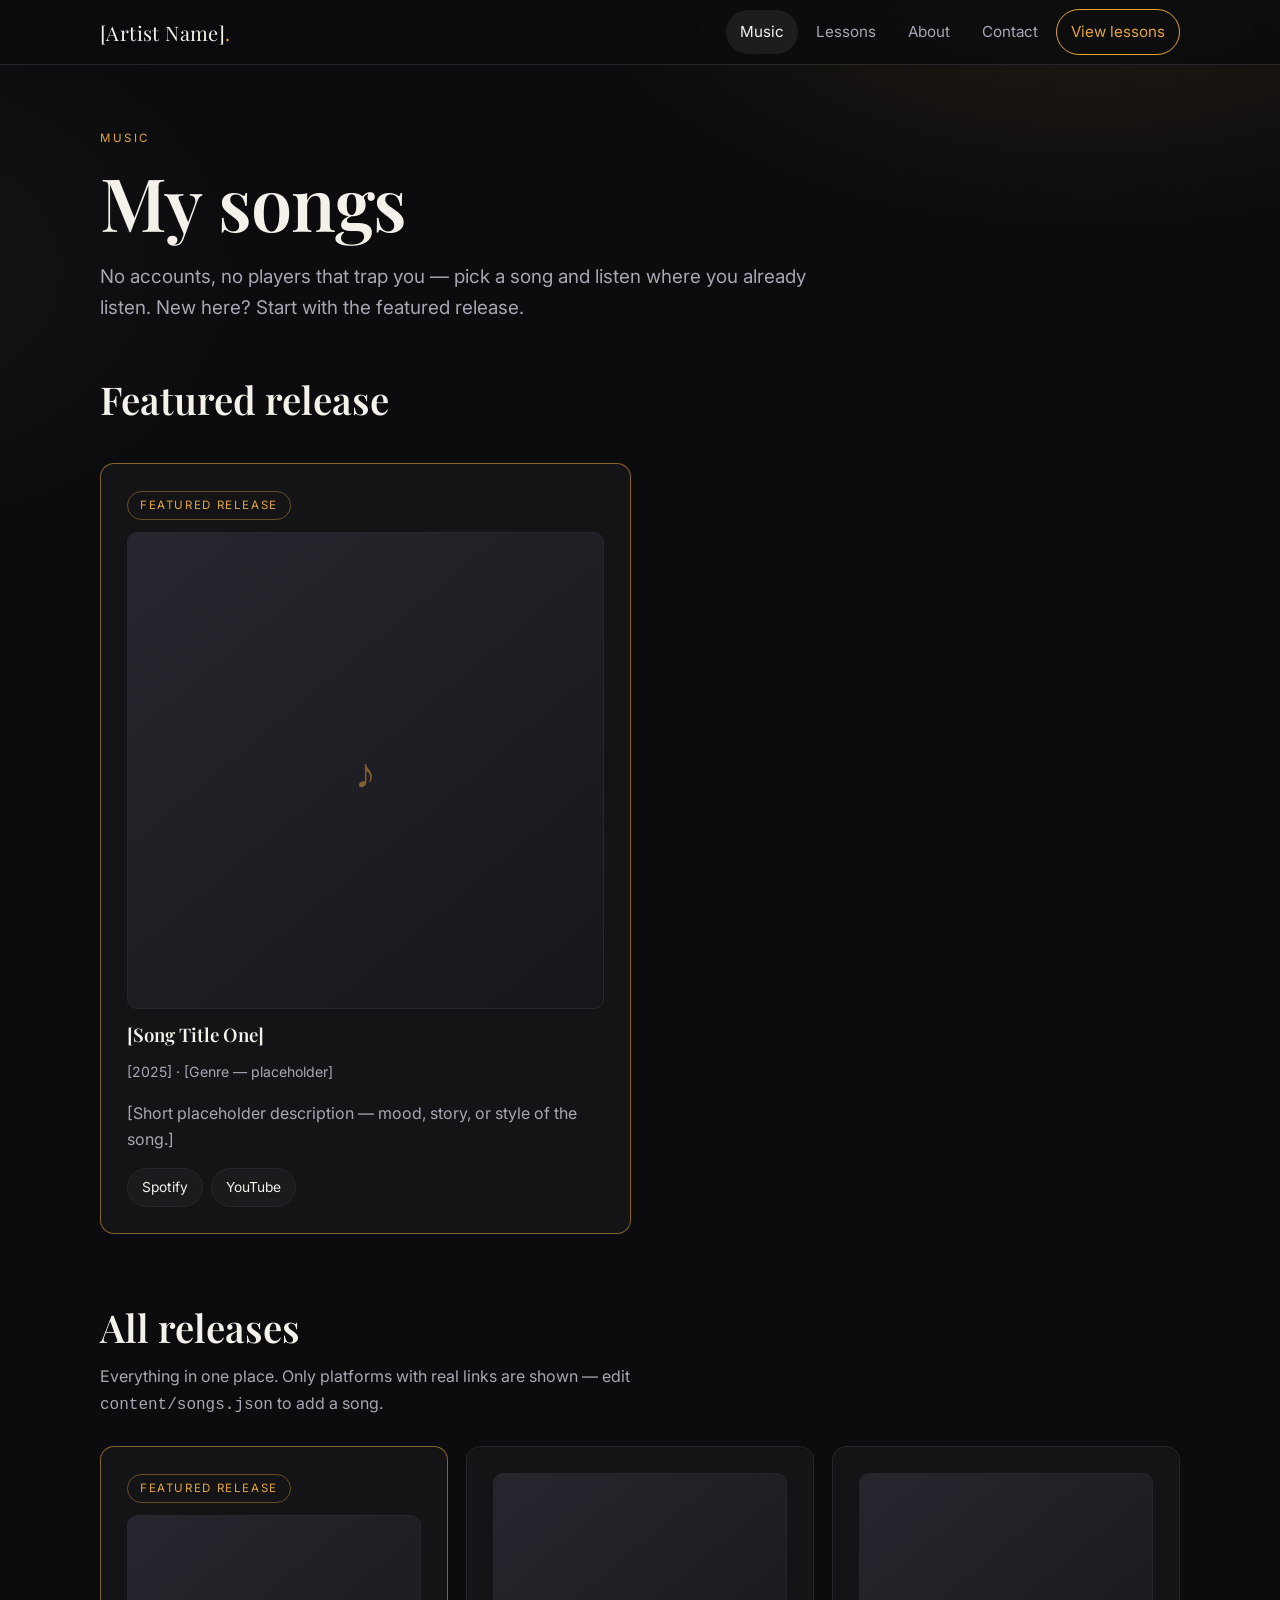
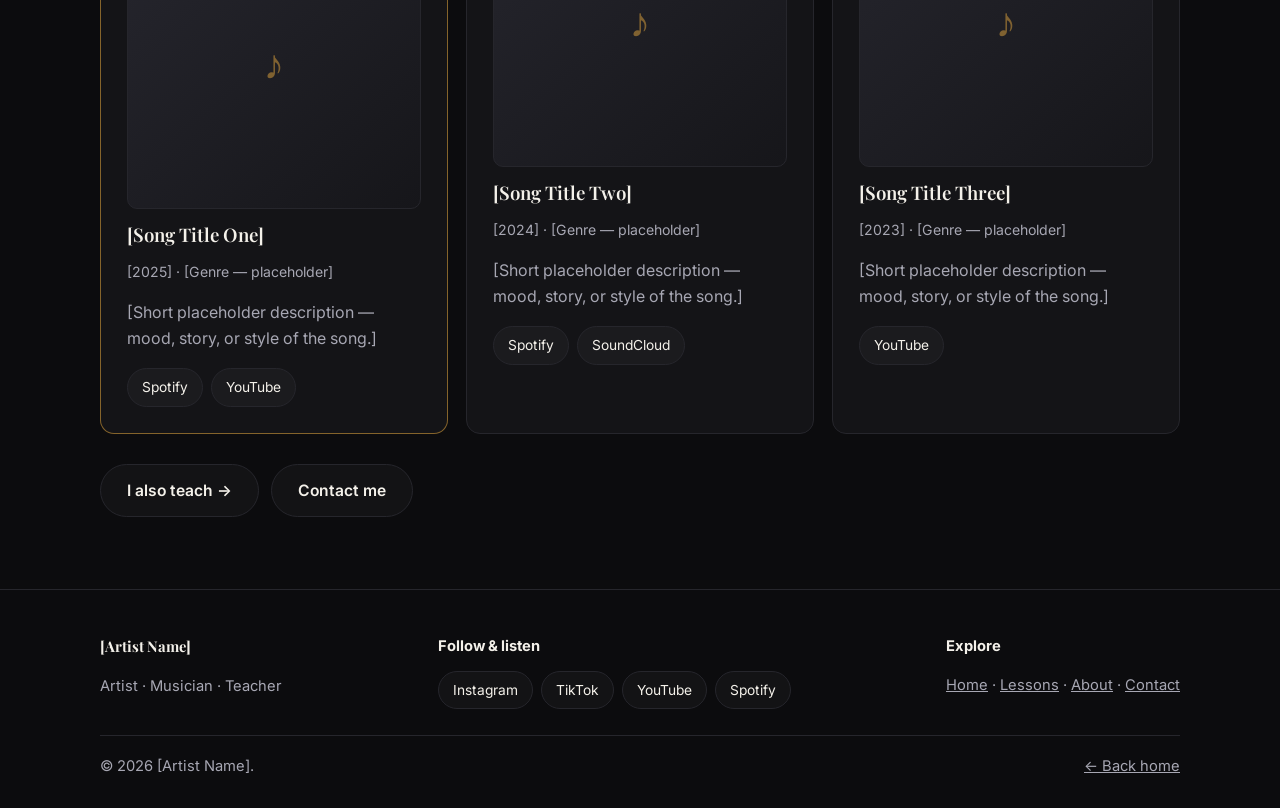
<file: music.html>
<!DOCTYPE html>
<html lang="en">
<head>
  <meta charset="UTF-8">
  <meta name="viewport" content="width=device-width, initial-scale=1.0">
  <title>Music — [Artist Name]</title>
  <meta name="description" content="Listen to [Artist Name]: featured release and all songs with links to Spotify, YouTube and more.">
  <link rel="canonical" href="https://example.com/music.html">
  <meta property="og:type" content="website">
  <meta property="og:title" content="Music — [Artist Name]">
  <meta property="og:description" content="Songs, releases and listening links.">
  <link rel="icon" type="image/svg+xml" href="favicon.svg">
  <link href="https://fonts.googleapis.com/css2?family=Playfair+Display:wght@500;600;700&family=Inter:wght@400;500;600&display=swap" rel="stylesheet">
  <link rel="stylesheet" href="css/style.css">
</head>
<body>
  <a class="skip" href="#main">Skip to content</a>
  <header class="site-header">
    <div class="wrap nav">
      <a class="brand" href="index.html">[Artist Name]<span>.</span></a>
      <button class="menu-btn" data-menu-btn aria-expanded="false" aria-label="Open menu">☰</button>
      <nav class="nav-links" data-nav-links aria-label="Main navigation">
        <a href="music.html" aria-current="page">Music</a>
        <a href="lessons.html">Lessons</a>
        <a href="about.html">About</a>
        <a href="contact.html">Contact</a>
        <a href="lessons.html" class="nav-cta">View lessons</a>
      </nav>
    </div>
  </header>
  <main id="main">
    <div class="wrap" style="padding-top:64px">
      <p class="eyebrow">Music</p>
      <h1>My songs</h1>
      <p class="lede">No accounts, no players that trap you — pick a song and listen where you already listen. New here? Start with the featured release.</p>
    </div>
    <section aria-labelledby="featured-h" style="padding-top:36px">
      <div class="wrap">
        <div class="section-head reveal">
          <h2 id="featured-h">Featured release</h2>
        </div>
        <div class="grid-2" data-songs data-featured-only>
          <article class="card featured">
            <span class="tag">Featured release</span>
            <div class="song-art" role="img" aria-label="Artwork placeholder">♪</div>
            <h3>[Song Title One]</h3>
            <p class="song-meta">[2025] · [Genre — placeholder]</p>
            <p style="color:var(--muted)">[Short placeholder description of the song.]</p>
            <div class="listen-row">
              <a class="pill" href="https://open.spotify.com/REPLACE_ME" target="_blank" rel="noopener">Spotify</a>
              <a class="pill" href="https://youtube.com/REPLACE_ME" target="_blank" rel="noopener">YouTube</a>
            </div>
          </article>
        </div>
      </div>
    </section>
    <section aria-labelledby="all-h" style="padding-top:0">
      <div class="wrap">
        <div class="section-head reveal">
          <div>
            <h2 id="all-h">All releases</h2>
            <p>Everything in one place. Only platforms with real links are shown — edit <code>content/songs.json</code> to add a song.</p>
          </div>
        </div>
        <div class="grid-3" data-songs>
          <article class="card">
            <div class="song-art" role="img" aria-label="Artwork placeholder">♪</div>
            <h3>[Song Title Two]</h3>
            <p class="song-meta">[2024] · [Genre — placeholder]</p>
            <div class="listen-row">
              <a class="pill" href="https://open.spotify.com/REPLACE_ME" target="_blank" rel="noopener">Spotify</a>
            </div>
          </article>
          <article class="card">
            <div class="song-art" role="img" aria-label="Artwork placeholder">♪</div>
            <h3>[Song Title Three]</h3>
            <p class="song-meta">[2023] · [Genre — placeholder]</p>
            <div class="listen-row">
              <a class="pill" href="https://youtube.com/REPLACE_ME" target="_blank" rel="noopener">YouTube</a>
            </div>
          </article>
        </div>
        <div class="hero-actions" style="margin-top:30px">
          <a class="btn btn-ghost" href="lessons.html">I also teach →</a>
          <a class="btn btn-ghost" href="contact.html">Contact me</a>
        </div>
      </div>
    </section>
  </main>
  <footer>
    <div class="wrap">
      <div class="foot-grid">
        <div><strong style="font-family:var(--serif);color:var(--text)">[Artist Name]</strong><p>Artist · Musician · Teacher</p></div>
        <div><strong style="color:var(--text)">Follow &amp; listen</strong><div class="socials" data-socials>
          <a class="pill" href="https://instagram.com/REPLACE_ME" target="_blank" rel="noopener">Instagram</a>
          <a class="pill" href="https://youtube.com/@REPLACE_ME" target="_blank" rel="noopener">YouTube</a>
          <a class="pill" href="https://open.spotify.com/REPLACE_ME" target="_blank" rel="noopener">Spotify</a>
        </div></div>
        <div><strong style="color:var(--text)">Explore</strong><p><a href="index.html">Home</a> · <a href="lessons.html">Lessons</a> · <a href="about.html">About</a> · <a href="contact.html">Contact</a></p></div>
      </div>
      <div class="foot-bottom"><span>© <span data-year>2026</span> [Artist Name].</span><span><a href="index.html">← Back home</a></span></div>
    </div>
  </footer>
  <script src="js/site.js" defer></script>
</body>
</html>
</file>
<file: css/style.css>
:root{
  --bg:#0c0c0e; --surface:#141417; --surface-2:#1b1b20;
  --border:#26262c; --text:#f4f1ea; --muted:#a7a7b3;
  --accent:#e2a63d; --accent-ink:#14100a;
  --serif:"Playfair Display",Georgia,"Times New Roman",serif;
  --sans:"Inter",-apple-system,BlinkMacSystemFont,"Segoe UI",Roboto,Helvetica,Arial,sans-serif;
  --radius:14px; --max:1120px;
}
*{box-sizing:border-box}
html{scroll-behavior:smooth;-webkit-text-size-adjust:100%}
html,body{overflow-x:clip}
a,button,summary{touch-action:manipulation;-webkit-tap-highlight-color:rgba(226,166,61,.25)}
body{margin:0;background:var(--bg);color:var(--text);font-family:var(--sans);line-height:1.65;font-size:16px;-webkit-font-smoothing:antialiased}
body::before{content:"";position:fixed;inset:0;pointer-events:none;z-index:0;
  background:radial-gradient(900px 480px at 85% -5%,rgba(226,166,61,.10),transparent 60%),
             radial-gradient(700px 500px at -10% 30%,rgba(255,255,255,.04),transparent 60%)}
main,header,footer{position:relative;z-index:1}
a{color:inherit}
img{max-width:100%;display:block}
.wrap{max-width:var(--max);margin:0 auto;padding:0 20px}
.skip{position:absolute;left:-999px;top:0;background:var(--accent);color:#000;padding:10px 16px;z-index:99;border-radius:0 0 8px 0}
.skip:focus{left:0}
/* Header */
.site-header{position:sticky;top:0;z-index:50;background:rgba(12,12,14,.82);backdrop-filter:blur(12px);border-bottom:1px solid var(--border)}
.nav{display:flex;align-items:center;justify-content:space-between;height:64px}
.brand{font-family:var(--serif);font-size:1.25rem;letter-spacing:.02em;text-decoration:none}
.brand span{color:var(--accent)}
.nav-links{display:flex;gap:4px;align-items:center}
.nav-links a{text-decoration:none;color:var(--muted);padding:9px 14px;border-radius:999px;font-size:.95rem}
.nav-links a:hover,.nav-links a[aria-current="page"]{color:var(--text);background:rgba(255,255,255,.07)}
.nav-cta{border:1px solid var(--accent)!important;color:var(--accent)!important}
.menu-btn{display:none;background:none;border:1px solid var(--border);color:var(--text);border-radius:10px;padding:8px 12px;font-size:1.1rem;cursor:pointer}
/* Type */
.eyebrow{text-transform:uppercase;letter-spacing:.22em;font-size:.72rem;color:var(--accent);margin:0 0 12px}
h1,h2,h3{font-family:var(--serif);line-height:1.12;margin:0 0 14px;font-weight:600;text-wrap:balance;overflow-wrap:break-word}
code{overflow-wrap:anywhere}
footer a[href^="mailto:"],.card a[href^="mailto:"]{overflow-wrap:anywhere}
h1{font-size:clamp(2.6rem,6vw,4.6rem);letter-spacing:-.01em}
h2{font-size:clamp(1.7rem,3.4vw,2.4rem)}
.lede{color:var(--muted);font-size:clamp(1rem,1.6vw,1.18rem);max-width:38em}
section{padding:72px 0}
.section-head{display:flex;align-items:end;justify-content:space-between;gap:16px;margin-bottom:28px;flex-wrap:wrap}
.section-head p{color:var(--muted);margin:6px 0 0;max-width:34em}
/* Hero */
.hero{padding:88px 0 64px;display:grid;grid-template-columns:1.15fr .85fr;gap:48px;align-items:center}
.hero-actions{display:flex;gap:12px;flex-wrap:wrap;margin-top:28px}
.btn{display:inline-block;text-decoration:none;border-radius:999px;padding:13px 26px;font-weight:600;font-size:.98rem;border:1px solid transparent;cursor:pointer;transition:transform .15s ease,background .15s ease}
.btn:hover{transform:translateY(-1px)}
.btn-primary{background:var(--accent);color:var(--accent-ink)}
.btn-ghost{border-color:var(--border);color:var(--text);background:rgba(255,255,255,.03)}
.btn-small{padding:9px 18px;font-size:.9rem}
.hero-meta{display:flex;gap:22px;margin-top:26px;color:var(--muted);font-size:.9rem;flex-wrap:wrap}
.portrait{aspect-ratio:4/5;border-radius:18px;border:1px solid var(--border);
  background:linear-gradient(160deg,#232329,#121215 60%),radial-gradient(circle at 30% 20%,rgba(226,166,61,.25),transparent 55%);
  display:flex;flex-direction:column;justify-content:flex-end;padding:26px;position:relative;overflow:hidden}
.portrait::after{content:"♪";position:absolute;top:18px;right:24px;font-size:5rem;opacity:.14;font-family:var(--serif)}
.portrait small{color:var(--muted);letter-spacing:.08em;text-transform:uppercase;font-size:.7rem}
.portrait strong{font-family:var(--serif);font-size:1.3rem}
/* Cards / grids */
.grid-3{display:grid;grid-template-columns:repeat(3,1fr);gap:18px}
.grid-2{display:grid;grid-template-columns:repeat(2,1fr);gap:18px}
.card{background:var(--surface);border:1px solid var(--border);border-radius:var(--radius);padding:26px;transition:border-color .15s ease}
.card:hover{border-color:#3a3a44}
.card.featured{border-color:rgba(226,166,61,.55)}
.tag{display:inline-block;font-size:.72rem;letter-spacing:.14em;text-transform:uppercase;color:var(--accent);border:1px solid rgba(226,166,61,.4);border-radius:999px;padding:4px 12px;margin-bottom:12px}
.song-art{aspect-ratio:1/1;border-radius:10px;margin-bottom:16px;display:flex;align-items:center;justify-content:center;
  background:linear-gradient(140deg,#26262e,#16161a);border:1px solid var(--border);
  font-family:var(--serif);font-size:2.6rem;color:rgba(226,166,61,.5)}
.song-meta{color:var(--muted);font-size:.88rem;margin:6px 0 12px}
.listen-row{display:flex;gap:8px;flex-wrap:wrap;margin-top:14px}
.pill{font-size:.86rem;text-decoration:none;border:1px solid var(--border);border-radius:999px;padding:7px 14px;color:var(--text);background:rgba(255,255,255,.03)}
.pill:hover{border-color:var(--accent);color:var(--accent)}
.price{font-family:var(--serif);font-size:1.9rem;margin:8px 0}
.price small{font-family:var(--sans);font-size:.85rem;color:var(--muted)}
.includes{margin:14px 0 0;padding:0;list-style:none;color:var(--muted);font-size:.93rem}
.includes li{padding:6px 0 6px 22px;position:relative}
.includes li::before{content:"–";position:absolute;left:4px;color:var(--accent)}
/* Split / about */
.split{display:grid;grid-template-columns:.9fr 1.1fr;gap:44px;align-items:center}
.checklist{list-style:none;margin:18px 0 0;padding:0;display:grid;gap:10px;color:var(--muted)}
.checklist li{padding-left:26px;position:relative}
.checklist li::before{content:"✓";position:absolute;left:0;color:var(--accent)}
/* Quote strip */
.strip{border-top:1px solid var(--border);border-bottom:1px solid var(--border);background:rgba(255,255,255,.015)}
.strip-inner{display:flex;gap:26px;align-items:center;justify-content:space-between;flex-wrap:wrap;padding:26px 0}
/* FAQ */
.faq{border:1px solid var(--border);border-radius:12px;margin-bottom:10px;background:var(--surface);overflow:hidden}
.faq summary{cursor:pointer;padding:16px 20px;font-weight:600;list-style:none}
.faq summary::-webkit-details-marker{display:none}
.faq summary::after{content:"+";float:right;color:var(--accent)}
.faq[open] summary::after{content:"–"}
.faq div{padding:0 20px 18px;color:var(--muted)}
/* Forms */
.form{background:var(--surface);border:1px solid var(--border);border-radius:var(--radius);padding:28px}
label{display:block;font-size:.88rem;margin:14px 0 6px;color:var(--muted)}
input,select,textarea{width:100%;background:#0f0f12;border:1px solid var(--border);border-radius:10px;color:var(--text);padding:12px 14px;font-size:1rem;font-family:inherit}
input:focus,select:focus,textarea:focus{outline:2px solid var(--accent);outline-offset:1px;border-color:var(--accent)}
textarea{min-height:130px;resize:vertical}
.form-note{font-size:.85rem;color:var(--muted);margin-top:12px}
.field-error{color:#ff9d9d;font-size:.85rem;margin-top:4px;min-height:1.2em}
/* Footer */
footer{border-top:1px solid var(--border);padding:44px 0 30px;color:var(--muted);font-size:.92rem}
.foot-grid{display:flex;justify-content:space-between;gap:28px;flex-wrap:wrap;margin-bottom:22px}
.socials{display:flex;gap:8px;flex-wrap:wrap;margin-top:12px}
.foot-bottom{display:flex;justify-content:space-between;gap:12px;flex-wrap:wrap;border-top:1px solid var(--border);padding-top:18px}
/* Reveal */
.reveal{opacity:0;transform:translateY(14px);transition:opacity .5s ease,transform .5s ease}
.reveal.visible{opacity:1;transform:none}
@media (prefers-reduced-motion:reduce){.reveal{opacity:1;transform:none;transition:none}html{scroll-behavior:auto}}
/* Responsive */
@media(max-width:900px){
  .hero,.split{grid-template-columns:1fr}
  .portrait{aspect-ratio:16/10}
  .grid-3{grid-template-columns:1fr 1fr}
  section{padding:56px 0}
}
@media(max-width:640px){
  .menu-btn{display:block}
  .nav-links{position:absolute;top:64px;left:0;right:0;background:#101013;border-bottom:1px solid var(--border);
    flex-direction:column;align-items:stretch;padding:12px 16px 16px;display:none;
    max-height:calc(100dvh - 64px);overflow-y:auto}
  .nav-links.open{display:flex}
  .nav-links a{padding:14px;font-size:1.02rem;min-height:48px;display:flex;align-items:center}
  .grid-3,.grid-2{grid-template-columns:1fr}
  .hero{padding:52px 0 40px;gap:32px}
  .hero-actions{display:flex;flex-direction:column;align-items:stretch}
  .hero-actions .btn{width:100%;text-align:center;min-height:52px;display:flex;align-items:center;justify-content:center}
  .btn{width:100%;text-align:center;min-height:48px}
  .strip-inner{flex-direction:column;align-items:stretch}
}
/* Larger touch targets on touch devices */
@media (pointer:coarse){
  .pill{padding:11px 20px}
  .faq summary{padding:20px}
  input,select,textarea{padding:14px}
}
:focus-visible{outline:2px solid var(--accent);outline-offset:2px}
</file>
